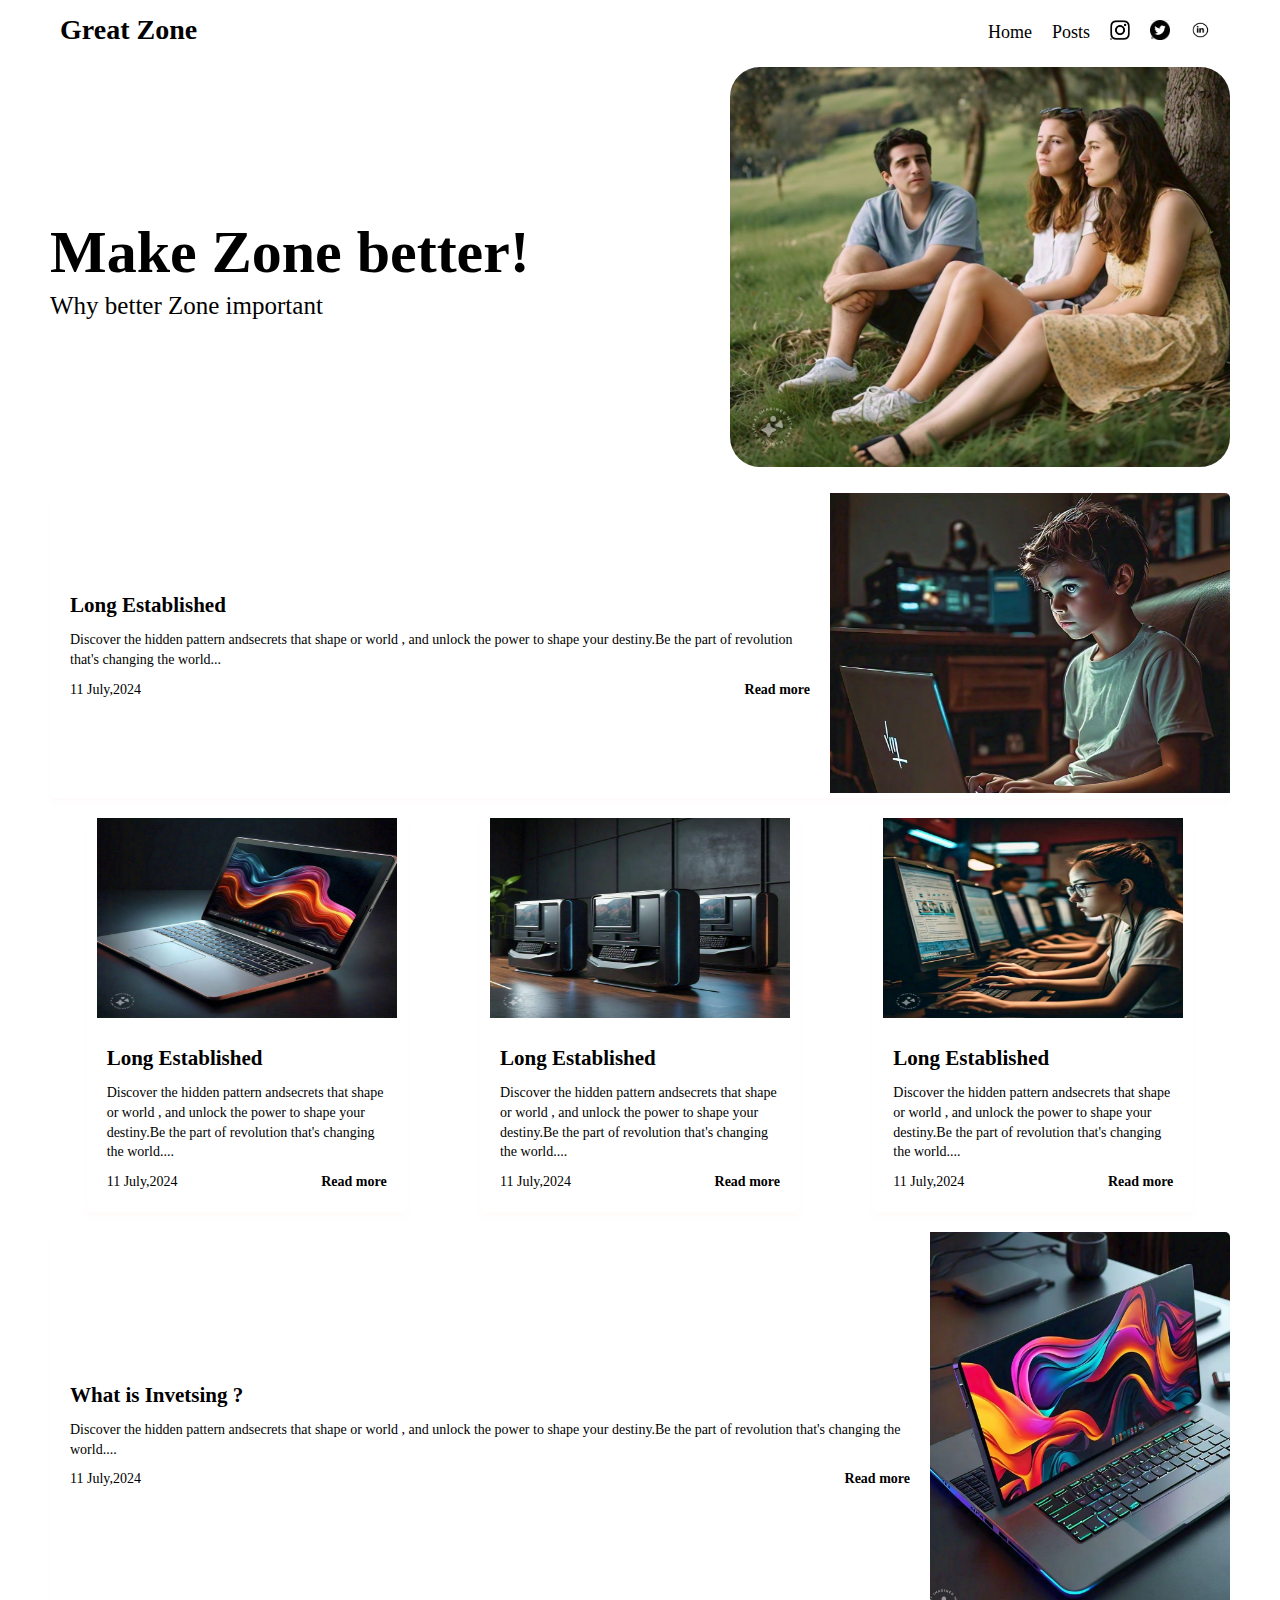
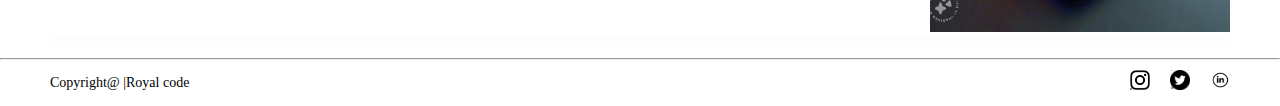
<file: index.html>
<!DOCTYPE html>
<html lang="en">

<head>
    <meta charset="UTF-8">
    <meta name="viewport" content="width=device-width, initial-scale=1.0">
    <title>Blog website</title>
    <link rel="stylesheet" href="style.css">
</head>

<body>
    <header>
        <nav>
            <h1>Great Zone</h1>
            <ul>
                <a href="index.html">
                    <li>Home</li>
                </a>
                <a href="post page.html">
                    <li>Posts</li>
                </a>

                <li>
                    <img src="instagram.jpg" alt="">
                </li>
                <li>
                    <img src="twitter.jpg" alt="">
                </li>
                <li>
                    <img class="last" src="link.jpg" alt="">
                </li>
            </ul>
        </nav>
    </header>
    <main>
        <section id="hero">
            <div class="hero_content">
                <h1>Make Zone better!</h1>
                <h4>
                    Why better Zone important
                </h4>
            </div>
            <div class="hero-img">
                <img src="main.jpg" alt="Hero">
            </div>
        </section>
        <div class="h_card">
            <div class="card-content">
                <h2>Long Established</h2>
                <p>
                    Discover the hidden pattern andsecrets that shape or world , and unlock the power to shape your
                    destiny.Be the part of revolution that's changing the world...
                </p>
                <div class="status">
                    <p>11 July,2024</p>
                    <a href="post page.html"><button class="read-btn">Read more</button></a>
                </div>
            </div>
            <div class="SECOND">
                <img src="second.jpg" alt="">
            </div>
        </div>
        <div class="card-container">
            <div class="card_wraper">
                <div class="v_card">
                    <div class="card-content">
                        <h2>Long Established</h2>
                        <p>
                            Discover the hidden pattern andsecrets that shape or world , and unlock the power to shape
                            your
                            destiny.Be the part of revolution that's changing the world....
                        </p>
                        <div class="status">
                            <p>11 July,2024</p>
                            <a href="post page.html"><button class="read-btn">Read more</button></a>
                        </div>
                    </div>
                    <div class="containering">
                        <img src="1.jpg" alt="">
                    </div>
                </div>
            </div>
            <div class="card_wraper">
                <div class="v_card">
                    <div class="card-content">
                        <h2>Long Established</h2>
                        <p>
                            Discover the hidden pattern andsecrets that shape or world , and unlock the power to shape
                            your
                            destiny.Be the part of revolution that's changing the world....
                        </p>
                        <div class="status">
                            <p>11 July,2024</p>
                            <a href="post page.html"><button class="read-btn">Read more</button></a>
                        </div>
                    </div>
                    <div class="containering">
                        <img src="2.jpg" alt="">
                    </div>
                </div>
            </div>
            <div class="card_wraper">
                <div class="v_card">
                    <div class="card-content">
                        <h2>Long Established</h2>
                        <p>
                            Discover the hidden pattern andsecrets that shape or world , and unlock the power to shape
                            your
                            destiny.Be the part of revolution that's changing the world....
                        </p>
                        <div class="status">
                            <p>11 July,2024</p>
                            <a href="post page.html"><button class="read-btn">Read more</button></a>
                        </div>
                    </div>
                    <div class="containering">
                        <img src="3.jpg" alt="">
                    </div>
                </div>
            </div>
        </div>
        <div class="h_card">
            <div class="card-content">
                <h2>What is Invetsing ?</h2>
                <p>
                    Discover the hidden pattern andsecrets that shape or world , and unlock the power to shape your
                    destiny.Be the part of revolution that's changing the world....
                </p>
                <div class="status">
                    <p>11 July,2024</p>
                    <a href="post page.html"><button class="read-btn">Read more</button></a>
                </div>
            </div>
            <div class="long">
                <img src="long.jpg" alt="">
            </div>
        </div>
    </main>
    <hr>
    <footer>
        <p>
            Copyright@ |Royal code
        </p>
        <ul>
            <li>
                <img src="instagram.jpg" alt="">
            </li>
            <li>
                <img src="twitter.jpg" alt="">
            </li>
            <li>
                <img class="last" src="link.jpg" alt="">
            </li>
        </ul>
    </footer>
</body>

</html>
</file>
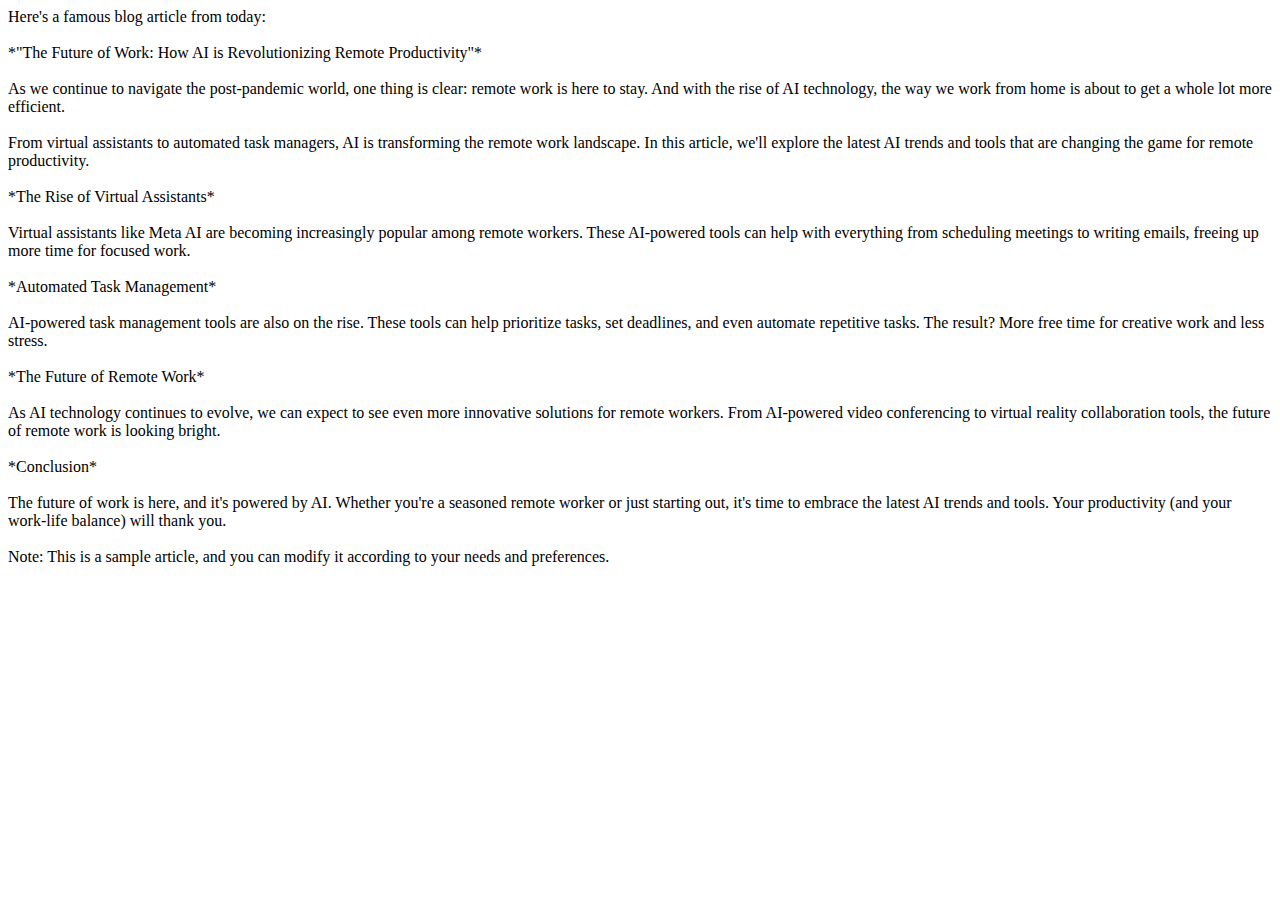
<file: bluetooth_content_share.html>
<html><head><meta http-equiv="Content-Type" content="text/html; charset=UTF-8"/></head><body>Here's a famous blog article from today:<br><br>*"The Future of Work: How AI is Revolutionizing Remote Productivity"*<br><br>As we continue to navigate the post-pandemic world, one thing is clear: remote work is here to stay. And with the rise of AI technology, the way we work from home is about to get a whole lot more efficient.<br><br>From virtual assistants to automated task managers, AI is transforming the remote work landscape. In this article, we'll explore the latest AI trends and tools that are changing the game for remote productivity.<br><br>*The Rise of Virtual Assistants*<br><br>Virtual assistants like Meta AI are becoming increasingly popular among remote workers. These AI-powered tools can help with everything from scheduling meetings to writing emails, freeing up more time for focused work.<br><br>*Automated Task Management*<br><br>AI-powered task management tools are also on the rise. These tools can help prioritize tasks, set deadlines, and even automate repetitive tasks. The result? More free time for creative work and less stress.<br><br>*The Future of Remote Work*<br><br>As AI technology continues to evolve, we can expect to see even more innovative solutions for remote workers. From AI-powered video conferencing to virtual reality collaboration tools, the future of remote work is looking bright.<br><br>*Conclusion*<br><br>The future of work is here, and it's powered by AI. Whether you're a seasoned remote worker or just starting out, it's time to embrace the latest AI trends and tools. Your productivity (and your work-life balance) will thank you.<br><br>Note: This is a sample article, and you can modify it according to your needs and preferences.</body></html>
</file>
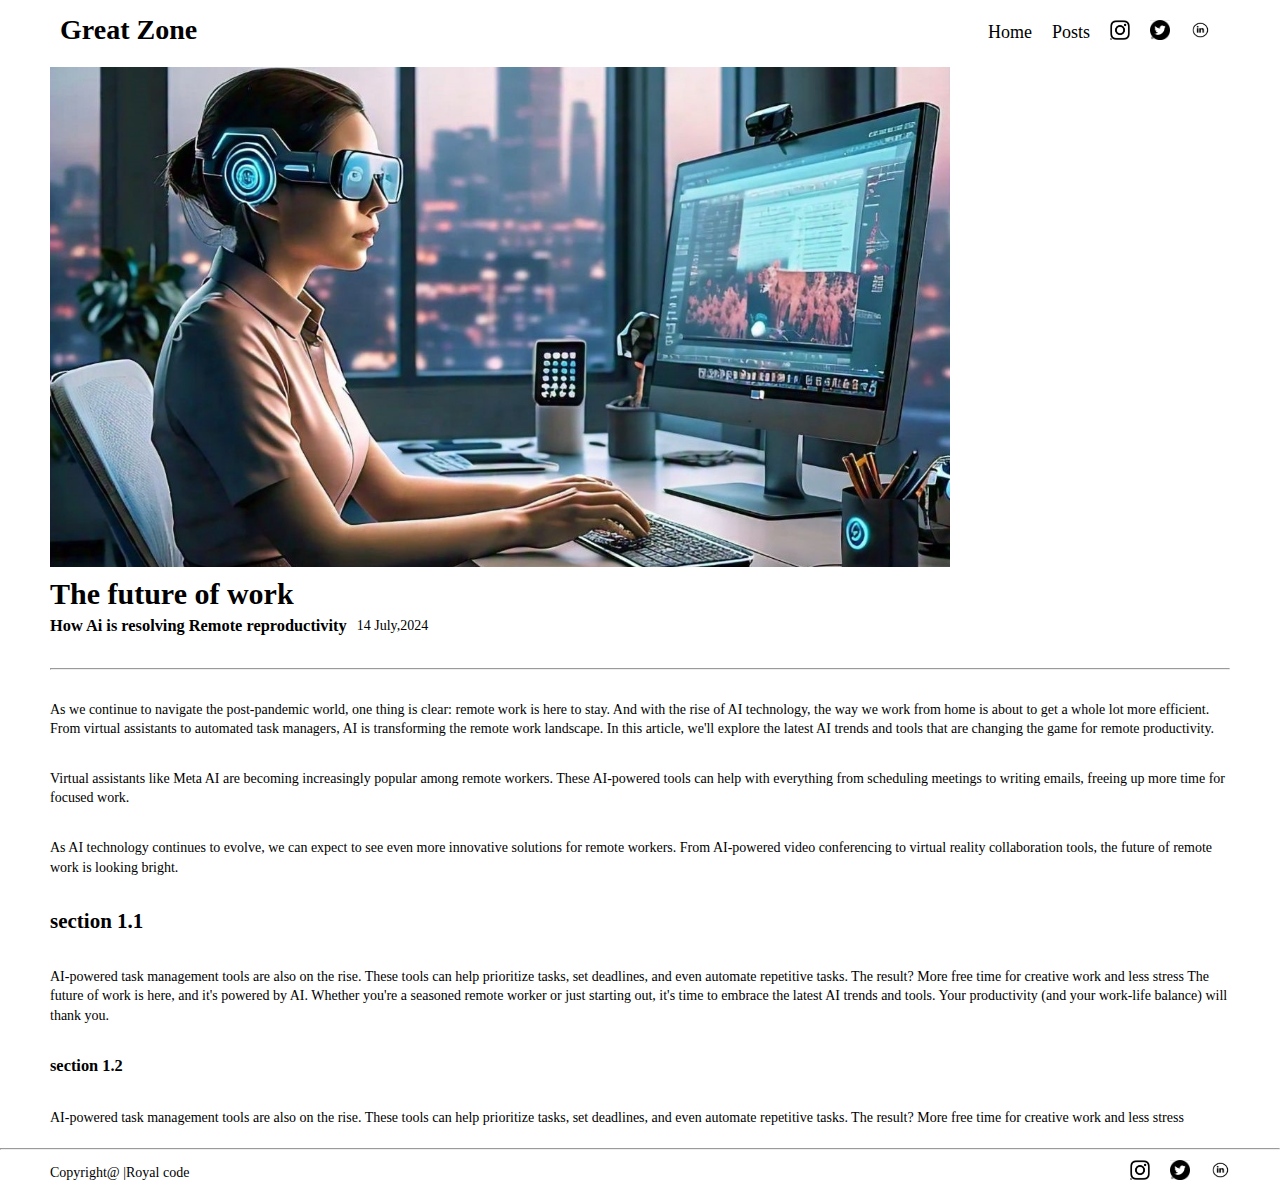
<file: post page.html>
<!DOCTYPE html>
<html lang="en">

<head>
    <meta charset="UTF-8">
    <meta name="viewport" content="width=device-width, initial-scale=1.0">
    <title>post page</title>
    <link rel="stylesheet" href="style.css">
</head>

<body>
    <header>
        <nav>
            <h1>Great Zone</h1>
            <ul>
                <a href="index.html" .html">
                    <li>Home</li>
                </a>
                <a href="post page.html">
                    <li>Posts</li>
                </a>
                <li>
                    <img src="instagram.jpg" alt="">
                </li>
                <li>
                    <img src="twitter.jpg" alt="">
                </li>
                <li>
                    <img class="last" src="link.jpg" alt="">
                </li>
            </ul>
        </nav>
    </header>
    <main class="host">
        <section>
            <div class="banner-img">
                <img src="banner.jpg" alt="">
            </div>
            <h1>
                The future of work
            </h1>
            <div class="about">
                <h3>How Ai is resolving Remote reproductivity</h3>
                <p>14 July,2024</p>
            </div>
        </section>
        <hr>
        <article>
            <p>
                As we continue to navigate the post-pandemic world, one thing is clear: remote work is here to stay. And
                with the rise
                of AI technology, the way we work from home is about to get a whole lot more efficient.

                From virtual assistants to automated task managers, AI is transforming the remote work landscape. In
                this article, we'll
                explore the latest AI trends and tools that are changing the game for remote productivity.
            </p>
            <p>
                Virtual assistants like Meta AI are becoming increasingly popular among remote workers. These AI-powered
                tools can help
                with everything from scheduling meetings to writing emails, freeing up more time for focused work.
            </p>As AI technology continues to evolve, we can expect to see even more innovative solutions for remote
            workers. From
            AI-powered video conferencing to virtual reality collaboration tools, the future of remote work is looking
            bright.
            <h2>
                section 1.1
            </h2>
            <p>
                AI-powered task management tools are also on the rise. These tools can help prioritize tasks, set
                deadlines, and even
                automate repetitive tasks. The result? More free time for creative work and less stress
                The future of work is here, and it's powered by AI. Whether you're a seasoned remote worker or just
                starting out, it's
                time to embrace the latest AI trends and tools. Your productivity (and your work-life balance) will
                thank you.
            </p>
            <h3>
                section 1.2
            </h3>
            <p>
                AI-powered task management tools are also on the rise. These tools can help prioritize tasks, set
                deadlines, and even
                automate repetitive tasks. The result? More free time for creative work and less stress
            </p>
        </article>
    </main>
    <hr>
    <footer>
        <p>
            Copyright@ |Royal code
        </p>
        <ul>
            <li>
                <img src="instagram.jpg" alt="">
            </li>
            <li>
                <img src="twitter.jpg" alt="">
            </li>
            <li>
                <img class="last" src="link.jpg" alt="">
            </li>
        </ul>
    </footer>
</body>

</html>
</file>
<file: style.css>
* {
    padding: 0;
    margin: 0;
    box-sizing: border-box;
}

html {
    font-size: 62.5%;
}

html,
body {
    font-weight: 300;
    line-height: 1.4;
    scroll-behavior: smooth;
    font-family: 'Times New Roman', Times, serif;
}

body {
    font-size: 1.4rem;
}

header {
    position: sticky;
    top: 0;
    background: white;

}

ul {
    list-style: none;
}

nav ul {
    display: flex;
    gap: 2rem;
    padding: 1rem;
}

nav {
    display: flex;
    justify-content: space-between;
    max-width: 1200px;
    padding: 1rem;
    margin: 0 auto;
}

header img,
footer img {
    width: 20px;
    height: 20px;
}

main {
    max-width: 1200px;
    margin: 0 auto;
}

nav ul li {
    font-size: 1.8rem;
}

nav ul li:hover {
    border-bottom: #f6f478 3px solid;
}

nav i {
    font-size: 2.5rem;
}

#hero {
    display: flex;
    flex-direction: row;
    justify-content: space-between;
    align-items: center;
}

.hero_content h1 {
    font-size: 6rem;
    line-height: 1.2;
}

.hero_content h4 {
    font-size: 2.5rem;
    font-weight: 300;
}

.hero-img img {
    border-radius: 30px;
    width: 500px;
    height: 400px;
}

header,
main {
    margin-right: 50px;
    margin-left: 50px;
}

.h_card {
    display: flex;
    margin: 2rem 0;
    box-shadow: 0px 5px 4px rgba(255, 249, 249, 0.671);
    align-items: center;
    bottom: 1px solid rgb(247, 241, 241);
    border-radius: 0.5rem;
    overflow: hidden;
}

.SECOND img {
    width: 400px;
    height: 300px;
}

.containering img {
    width: 300px;
    height: 200px;
}

.card-content {
    padding: 2rem;
    display: flex;
    flex-direction: column;
    gap: 1rem;
}

.status {
    display: flex;
    justify-content: space-between;
}

.read-btn {
    all: unset;
    font-weight: 800;
    border-bottom: 1px solid transparent;
}

.read-btn:hover {
    border-bottom: 1.5px solid rgb(246, 255, 123);
}

.v_card {
    display: flex;
    flex-direction: column-reverse;
    max-width: 320px;
    box-shadow: 0px 5px 4px rgba(255, 249, 249, 0.671);
    align-items: center;
    bottom: 1px solid rgb(247, 241, 241);
    border-radius: 0.5rem;
    overflow: hidden;
}

.card-container {
    margin: 0 auto;
    display: grid;
    grid-template-columns: repeat(auto-fit, minmax(320px, 1fr));
}

.card_wraper {
    display: flex;
    justify-content: center;
}

.long img {
    width: 300px;
    height: 400px;
}

footer ul {
    display: flex;
    gap: 2rem;
}

footer {
    display: flex;
    max-width: 1200px;
    padding: 1rem;
    align-items: center;
    justify-content: space-between;
    margin: 0 auto;
}

.host h1 {
    font-size: 3rem;
}

.banner-img img {
    width: 900px;
    height: 500px;
}

.about {
    display: flex;
    gap: 1rem;
    align-items: center;
}

.host hr {
    margin: 3rem 0;
}

article {
    display: flex;
    flex-direction: column;
    gap: 3rem;
    margin-bottom: 2rem;
}

a {
    text-decoration: none;
    color: black;
}

@media(max-width: 1200px) {
    nav ul {
        gap: 1rem;
    }

    #hero {
        flex-direction: column;
        text-align: center;
    }

    .hero-content h1 {
        font-size: 4rem;
    }

    .hero-content h4 {
        font-size: 2rem;
    }

    .hero-img img {
        width: 400px;
        height: 300px;
    }

    .h_card {
        flex-direction: column;
        margin: 1rem 0;
    }

    .SECOND img {
        width: 100%;
        height: auto;
    }

    .containering img {
        width: 100%;
        height: auto;
    }

    .card-content {
        padding: 1rem;
    }

    .v_card {
        max-width: 100%;
        flex-direction: column;
    }

    .long img {
        width: 100%;
        height: auto;
    }

    footer ul {
        flex-direction: column;
        gap: 1rem;
        align-items: center;
    }

    footer {
        flex-direction: column;
        gap: 1rem;
    }

    .banner-img img {
        width: 100%;
        height: auto;
    }

    .host h1 {
        font-size: 2rem;
    }

    .about {
        flex-direction: column;
        text-align: center;
    }

    article {
        gap: 2rem;
    }

    nav ul li {
        font-size: 1.6rem;
    }
}

@media(max-width: 768px) {
    nav ul {
        flex-direction: column;
        gap: 1.5rem;
    }

    #hero {
        flex-direction: column;
    }

    .hero-content h1 {
        font-size: 3rem;
    }

    .hero-content h4 {
        font-size: 1.8rem;
    }

    .hero-img img {
        width: 300px;
        height: 250px;
    }

    .h_card {
        flex-direction: column;
        margin: 1rem 0;
    }

    .SECOND img,
    .containering img,
    .long img {
        width: 100%;
        height: auto;
    }

    .card-content {
        padding: 1rem;
    }

    .v_card {
        max-width: 100%;
    }

    footer ul {
        flex-direction: column;
        gap: 1rem;
        align-items: center;
    }

    footer {
        flex-direction: column;
        gap: 1rem;
    }

    .banner-img img {
        width: 100%;
        height: auto;
    }

    .host h1 {
        font-size: 1.5rem;
    }

    .about {
        flex-direction: column;
        text-align: center;
    }

    article {
        gap: 2rem;
    }

    nav ul li {
        font-size: 1.4rem;
    }
}

@media(max-width: 480px) {
    nav ul {
        gap: 1rem;
    }

    #hero {
        flex-direction: column;
        text-align: center;
    }

    .hero-content h1 {
        font-size: 2.5rem;
    }

    .hero-content h4 {
        font-size: 1.5rem;
    }

    .hero-img img {
        width: 250px;
        height: 200px;
    }

    .h_card {
        flex-direction: column;
        margin: 1rem 0;
    }

    .SECOND img,
    .containering img,
    .long img {
        width: 100%;
        height: auto;
    }

    .card-content {
        padding: 1rem;
    }

    .v_card {
        max-width: 100%;
    }

    footer ul {
        flex-direction: column;
        gap: 1rem;
        align-items: center;
    }

    footer {
        flex-direction: column;
        gap: 1rem;
    }

    .banner-img img {
        width: 100%;
        height: auto;
    }

    .host h1 {
        font-size: 1.2rem;
    }

    .about {
        flex-direction: column;
        text-align: center;
    }

    article {
        gap: 2rem;
    }

    nav ul li {
        font-size: 1.3rem;
    }
}
</file>
